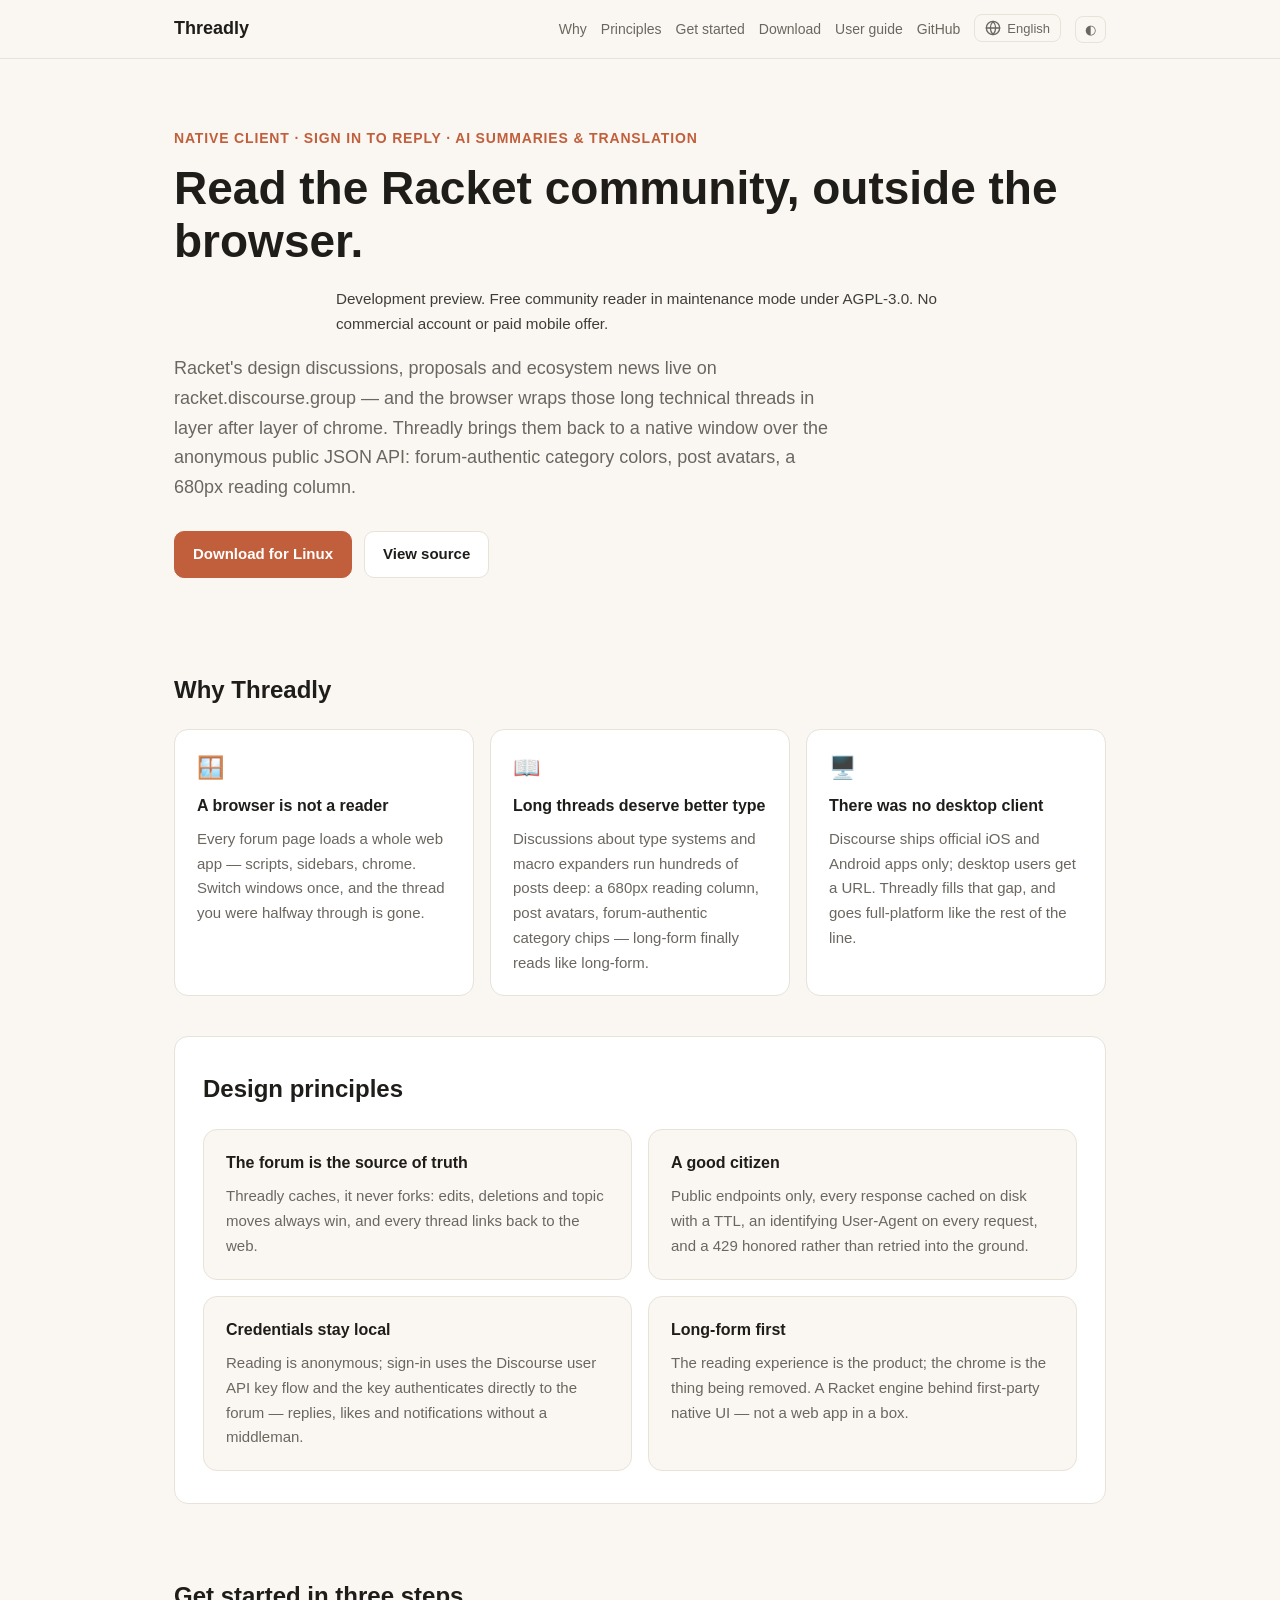
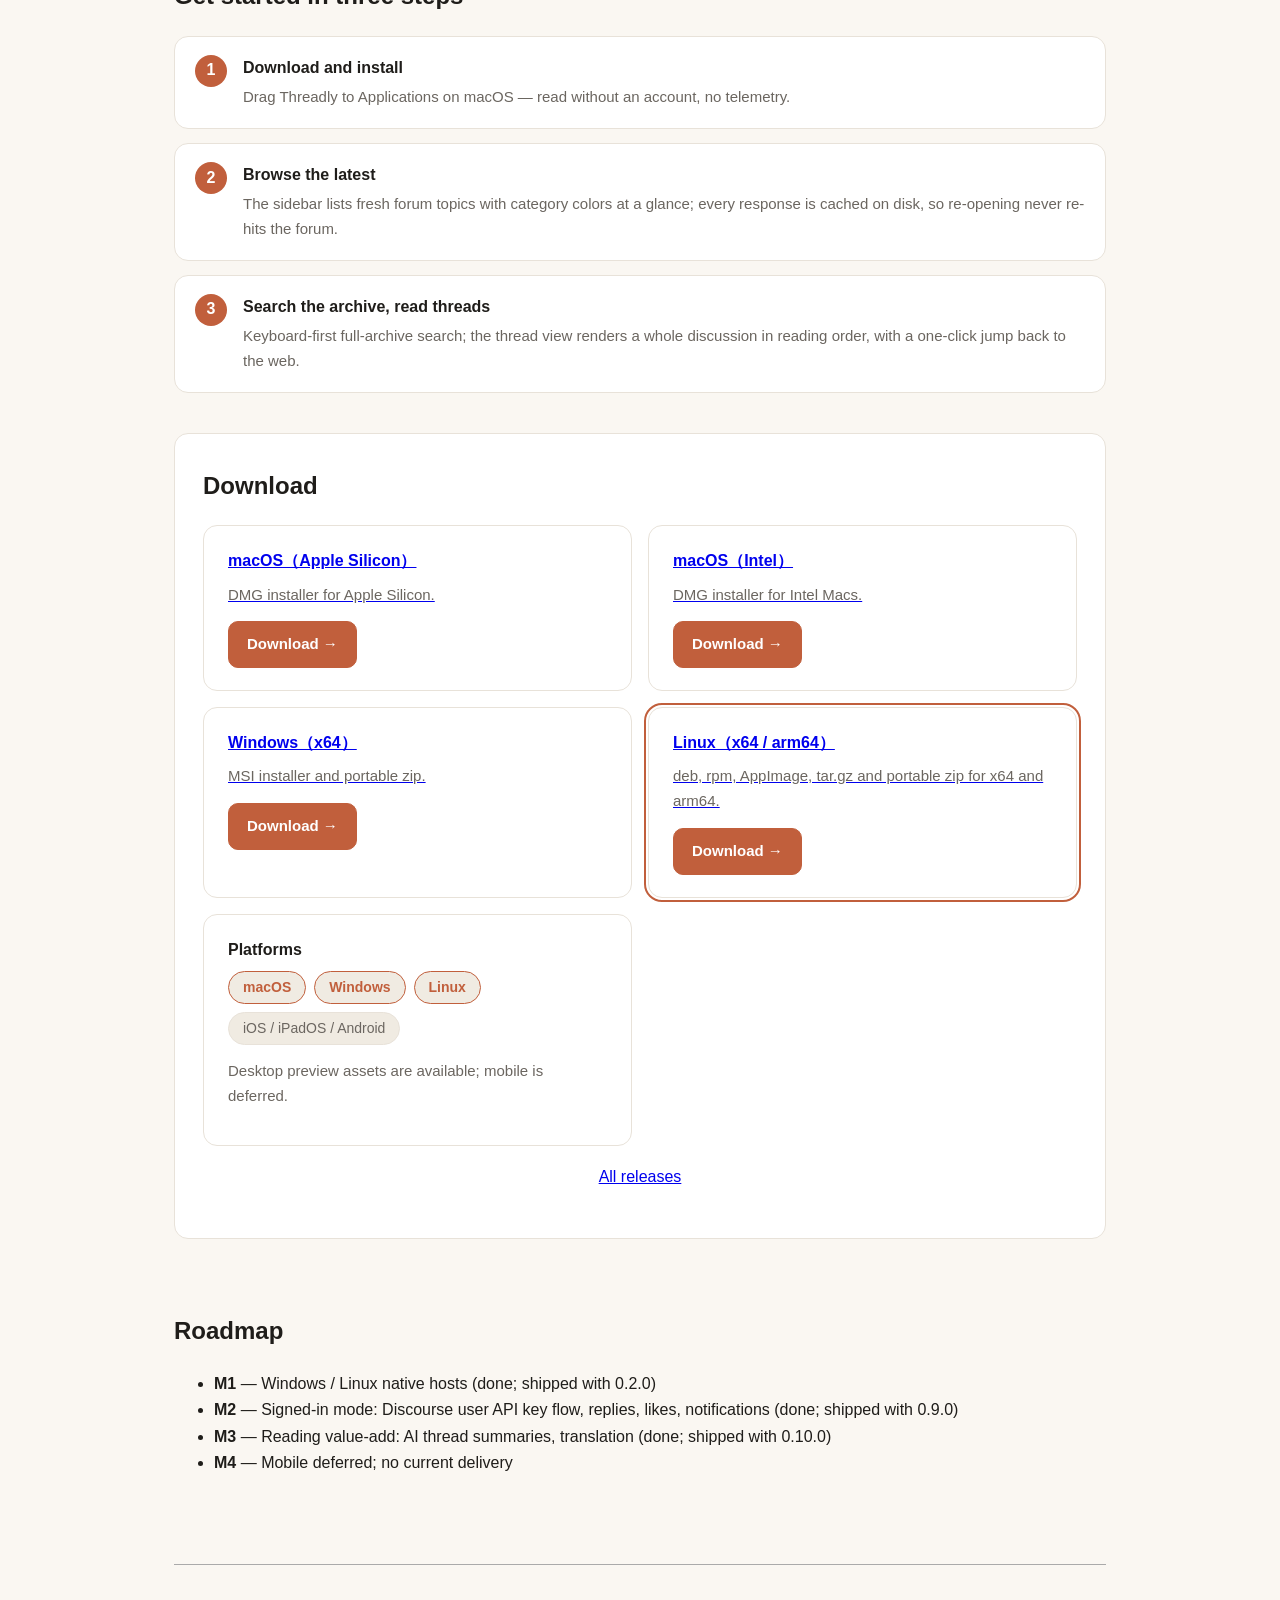
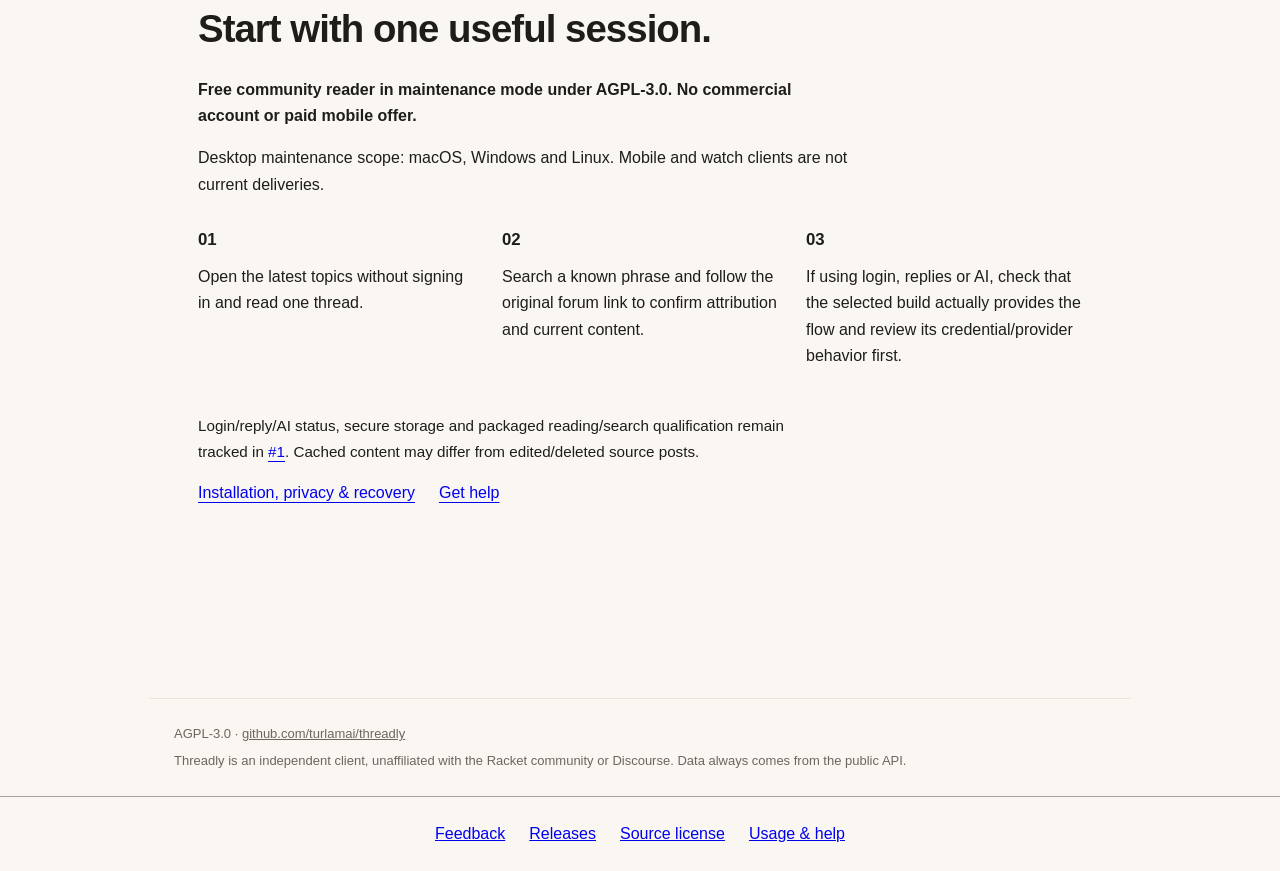
<file: site/index.html>
<!DOCTYPE html>
<html lang="zh">
<head>
<meta charset="utf-8">
<meta name="viewport" content="width=device-width, initial-scale=1">
<title>Threadly — Racket 社区论坛的原生客户端</title>
<meta name="description" content="Threadly: 在浏览器之外浏览、阅读、搜索 racket.discourse.group。匿名公开 JSON API 加礼貌的磁盘缓存，论坛原色分类、帖子头像与 680px 阅读栏宽。Rivet 线——Racket 引擎驱动原生壳。">
<link rel="stylesheet" href="styles.css">
<script>
  (function () {
    var t = localStorage.getItem('threadly-theme');
    if (!t) t = matchMedia('(prefers-color-scheme: dark)').matches ? 'dark' : 'light';
    document.documentElement.dataset.theme = t;
    var l = localStorage.getItem('threadly-lang');
    if (!l) l = (navigator.language || 'zh').toLowerCase().startsWith('zh') ? 'zh' : 'en';
    document.documentElement.lang = l === 'zh' ? 'zh-CN' : 'en';
  })();
</script>
<script>
var _hmt = _hmt || [];
(function() {
  var hm = document.createElement("script");
  hm.src = "https://hm.baidu.com/hm.js?8e2445912635226bcba0c400bfb6079d";
  var s = document.getElementsByTagName("script")[0];
  s.parentNode.insertBefore(hm, s);
})();
</script>
<style>
  #product-support { display:flex; flex-wrap:wrap; justify-content:center; gap:12px 24px; padding:24px; font:inherit; border-top:1px solid var(--border, #a8a29e); }
  #product-support a:focus-visible { outline:2px solid currentColor; outline-offset:4px; }
  html:lang(en) #product-support .support-zh, html:lang(zh) #product-support .support-en { display:none; }
</style>
<style id="product-start-style">
.product-availability{font-size:.95rem;line-height:1.65;max-width:72ch;margin:18px 0;opacity:.85} .hero .product-availability{margin-left:auto;margin-right:auto}
.product-start{max-width:1120px;margin:64px auto;padding:32px 24px;border-top:1px solid var(--border,#aaa);font:inherit;line-height:1.65}
.product-start h2{font-size:clamp(1.7rem,3vw,2.4rem);letter-spacing:-.025em;margin:0 0 16px}.product-start h3{font-size:1.05rem;margin:0 0 10px}.product-start p{margin:0 0 16px;max-width:74ch}.product-start-grid{display:grid;grid-template-columns:repeat(3,minmax(0,1fr));gap:28px;margin:28px 0}.product-start a{text-decoration:underline;text-underline-offset:4px;overflow-wrap:anywhere}.product-start a:focus-visible{outline:2px solid currentColor;outline-offset:5px}.product-start .start-links{display:flex;gap:16px 24px;flex-wrap:wrap}.product-start .start-status{font-weight:600}.product-start .start-limits{font-size:.95em}
html:lang(en) .reader-zh,html:lang(zh) .reader-en{display:none!important}@media(max-width:700px){.product-start{margin:40px auto;padding:24px 20px}.product-start-grid{grid-template-columns:1fr;gap:18px}}
</style>
<style>.lang-menu li.lang-choice{padding:0}.lang-menu .lang-choice button{display:block;width:100%;padding:8px 12px;border:0;background:transparent;color:inherit;font:inherit;text-align:left;cursor:pointer}.lang-menu .lang-choice button:focus-visible{outline:2px solid currentColor;outline-offset:-2px;border-radius:4px}</style>
</head>
<body>
<header class="nav">
  <div class="nav-inner">
    <a class="brand" href="#">Threadly</a>
    <nav class="nav-links">
      <a href="#why" data-i18n="nav.why">为什么需要</a>
      <a href="#principles" data-i18n="nav.principles">设计原则</a>
      <a href="#start" data-i18n="nav.start">三步开始</a>
      <a href="#download" data-i18n="nav.download">下载</a>
      <a href="guide.html" data-i18n="nav.guide">使用手册</a>
      <a href="https://github.com/turlamai/threadly" data-i18n="nav.github">GitHub</a>
      <div class="lang-dropdown-wrapper">
        <button class="lang-btn" type="button" aria-label="Switch language">
          <svg width="16" height="16" viewBox="0 0 24 24" fill="none" stroke="currentColor" stroke-width="2" stroke-linecap="round" stroke-linejoin="round"><circle cx="12" cy="12" r="10"></circle><line x1="2" y1="12" x2="22" y2="12"></line><path d="M12 2a15.3 15.3 0 0 1 4 10 15.3 15.3 0 0 1-4 10 15.3 15.3 0 0 1-4-10 15.3 15.3 0 0 1 4-10z"></path></svg>
          <span id="current-lang-label">English</span>
        </button>
        <ul class="lang-menu">
          <li class="lang-choice"><button type="button" onclick="setLanguage('en')">English</button></li>
          <li class="lang-choice"><button type="button" onclick="setLanguage('zh')">简体中文</button></li>
        </ul>
      </div>
      <button class="theme-btn" id="theme-btn" aria-label="Toggle theme">◐</button>
    </nav>
  </div>
</header>

<main>
  <section class="hero">
    <p class="kicker" data-i18n="kicker">原生客户端 · 登录回帖 · AI 摘要与翻译</p>
    <h1 data-i18n="hero-title">在浏览器之外，读 Racket 社区。</h1>
<p class="reader-en product-availability" lang="en">Development preview. Free community reader in maintenance mode under AGPL-3.0. No commercial account or paid mobile offer.</p><p class="reader-zh product-availability" lang="zh">开发预览。AGPL-3.0 许可的免费社区阅读器，处于维护模式；不要求商业账号，也不销售移动端。</p>
    <p class="lede" data-i18n="hero-lede">
      Racket 的设计讨论、提案与生态动态都发生在 racket.discourse.group——
      而浏览器给这些长技术帖套上了一层层外壳。Threadly 用匿名公开的 JSON
      API 把它们带回原生窗口：论坛原色分类、帖子头像、680px 的阅读栏宽。
    </p>
    <div class="cta">
      <a class="btn btn-primary" href="https://github.com/turlamai/threadly/releases/latest/download/threadly-macos-arm64.dmg" data-i18n="hero.download">获取 Threadly</a>
      <a class="btn btn-secondary" href="https://github.com/turlamai/threadly" data-i18n="hero.source">查看源码</a>
    </div>
  </section>

  <section id="why" class="section">
    <h2 data-i18n="why-title">为什么需要</h2>
    <div class="grid three">
      <div class="card">
        <div class="card-icon">🪟</div>
        <h3 data-i18n="w1-title">浏览器不是阅读器</h3>
        <p data-i18n="w1-body">每页论坛都在加载一个 Web 应用——脚本、侧栏、层层 chrome。切个窗口，读了一半的长帖就找不到了。</p>
      </div>
      <div class="card">
        <div class="card-icon">📖</div>
        <h3 data-i18n="w2-title">长帖配得上更好的排版</h3>
        <p data-i18n="w2-body">关于类型系统和宏展开器的讨论动辄上百楼：680px 阅读栏宽、帖子头像、论坛原色分类，长文终于有了阅读的样子。</p>
      </div>
      <div class="card">
        <div class="card-icon">🖥️</div>
        <h3 data-i18n="w3-title">桌面端本来就没有</h3>
        <p data-i18n="w3-body">Discourse 只有官方 iOS/Android 应用，桌面用户拿到的只是一个网址。Threadly 补上这块，且与产品线一样全平台。</p>
      </div>
    </div>
  </section>

  <section id="principles" class="section alt">
    <h2 data-i18n="principles-title">设计原则</h2>
    <div class="grid two">
      <div class="card">
        <h3 data-i18n="p1-title">论坛是唯一事实源</h3>
        <p data-i18n="p1-body">Threadly 只缓存、不分叉：编辑、删除、挪版永远以论坛为准，每个帖子都能一键跳回原链。</p>
      </div>
      <div class="card">
        <h3 data-i18n="p2-title">做好公民</h3>
        <p data-i18n="p2-body">只打公开端点，响应全部落盘缓存并带 TTL，请求带身份标识的 User-Agent，收到 429 老实退避。</p>
      </div>
      <div class="card">
        <h3 data-i18n="p3-title">凭据留在本机</h3>
        <p data-i18n="p3-body">匿名即可读；登录走 Discourse user API key 流，凭据只存本机——回帖、点赞、通知不经过任何第三方。</p>
      </div>
      <div class="card">
        <h3 data-i18n="p4-title">长文优先</h3>
        <p data-i18n="p4-body">阅读体验就是产品本身；要移除的恰恰是层层 chrome。Racket 引擎 + 第一方原生 UI，没有 WebView 套壳的网页应用。</p>
      </div>
    </div>
  </section>

  <section id="start" class="section">
    <h2 data-i18n="start-title">三步开始</h2>
    <div class="steps">
      <div class="step">
        <div class="step-num">1</div>
        <div>
          <h3 data-i18n="s1-title">下载安装</h3>
          <p data-i18n="s1-body">macOS 拖进应用程序文件夹即可——不注册也能读，没有遥测。</p>
        </div>
      </div>
      <div class="step">
        <div class="step-num">2</div>
        <div>
          <h3 data-i18n="s2-title">浏览最新</h3>
          <p data-i18n="s2-body">侧栏按分类原色列出论坛最新主题，回复、浏览与点赞一目了然；所有响应落盘缓存，重复打开不重复请求。</p>
        </div>
      </div>
      <div class="step">
        <div class="step-num">3</div>
        <div>
          <h3 data-i18n="s3-title">搜索归档，读长帖</h3>
          <p data-i18n="s3-body">键盘直达全站搜索；读帖视图按阅读顺序呈现整条讨论，随时一键跳回网页原帖。</p>
        </div>
      </div>
    </div>
  </section>

  <section id="download" class="section alt">
    <h2 data-i18n="download-title">下载</h2>
    <div class="dl-grid">
      <a class="dl-card" data-dl="mac-arm" href="https://github.com/turlamai/threadly/releases/latest/download/threadly-macos-arm64.dmg">
        <h3>macOS（Apple Silicon）</h3>
        <p data-i18n="dl-mac-arm">DMG 安装器，适配 M 系列芯片。</p>
        <span class="btn btn-primary" data-i18n="dl-get">下载 →</span>
      </a>
      <a class="dl-card" data-dl="mac-x64" href="https://github.com/turlamai/threadly/releases/latest/download/threadly-macos-x64.dmg">
        <h3>macOS（Intel）</h3>
        <p data-i18n="dl-mac-x64">DMG 安装器，适配 Intel 芯片。</p>
        <span class="btn btn-primary" data-i18n="dl-get">下载 →</span>
      </a>
      <a class="dl-card" data-dl="win" href="https://github.com/turlamai/threadly/releases/latest/download/threadly-windows-x64.msi">
        <h3>Windows（x64）</h3>
        <p data-i18n="dl-win">MSI 安装器与便携 zip。</p>
        <span class="btn btn-primary" data-i18n="dl-get">下载 →</span>
      </a>
      <a class="dl-card" data-dl="linux" href="https://github.com/turlamai/threadly/releases/latest/download/threadly-linux-x64.AppImage">
        <h3>Linux（x64 / arm64）</h3>
        <p data-i18n="dl-linux">deb、rpm、AppImage、tar.gz 与便携 zip。</p>
        <span class="btn btn-primary" data-i18n="dl-get">下载 →</span>
      </a>
      <div class="dl-card">
        <h3 data-i18n="dl-platforms-title">平台</h3>
        <p class="platform-row">
          <span class="chip ok">macOS</span>
          <span class="chip ok">Windows</span>
          <span class="chip ok">Linux</span>
          <span class="chip">iOS / iPadOS / Android</span>
        </p>
        <p class="muted" data-i18n="dl-platforms-body">
          桌面预览附件可用；移动端暂缓。
        </p>
      </div>
    </div>
    <p style="text-align:center;margin-top:18px"><a href="https://github.com/turlamai/threadly/releases" data-i18n="dl.all-releases">全部版本</a></p>
  </section>

  <section class="section">
    <h2 data-i18n="roadmap-title">路线图</h2>
    <ul>
      <li><strong>M1</strong> — <span data-i18n="rm1">Windows / Linux 原生壳（已完成，随 0.2.0 发布）</span></li>
      <li><strong>M2</strong> — <span data-i18n="rm2">登录态：Discourse user API key 流、回帖、点赞、通知（已完成，随 0.9.0 发布）</span></li>
      <li><strong>M3</strong> — <span data-i18n="rm3">阅读增值：长帖 AI 摘要、翻译（已完成，随 0.10.0 发布）</span></li>
      <li><strong>M4</strong> — <span data-i18n="rm4">移动端暂缓；尚未交付</span></li>
    </ul>
  </section>
<section id="start-here" class="product-start" aria-label="Get started / 开始使用">
<h2 class="reader-en " lang="en">Start with one useful session.</h2><h2 class="reader-zh " lang="zh">从一次有效使用开始。</h2><p class="reader-en start-status" lang="en">Free community reader in maintenance mode under AGPL-3.0. No commercial account or paid mobile offer.</p><p class="reader-zh start-status" lang="zh">AGPL-3.0 许可的免费社区阅读器，处于维护模式；不要求商业账号，也不销售移动端。</p><p class="reader-en " lang="en">Desktop maintenance scope: macOS, Windows and Linux. Mobile and watch clients are not current deliveries.</p><p class="reader-zh " lang="zh">桌面维护范围为 macOS、Windows、Linux；移动与手表客户端尚未交付。</p><div class="product-start-grid"><article><h3 class="reader-en " lang="en">01</h3><h3 class="reader-zh " lang="zh">01</h3><p class="reader-en " lang="en">Open the latest topics without signing in and read one thread.</p><p class="reader-zh " lang="zh">无需登录即可打开最新主题并阅读一篇讨论。</p></article><article><h3 class="reader-en " lang="en">02</h3><h3 class="reader-zh " lang="zh">02</h3><p class="reader-en " lang="en">Search a known phrase and follow the original forum link to confirm attribution and current content.</p><p class="reader-zh " lang="zh">搜索熟悉的短语，打开原论坛链接核对作者与最新内容。</p></article><article><h3 class="reader-en " lang="en">03</h3><h3 class="reader-zh " lang="zh">03</h3><p class="reader-en " lang="en">If using login, replies or AI, check that the selected build actually provides the flow and review its credential/provider behavior first.</p><p class="reader-zh " lang="zh">使用登录、回复或 AI 前，核对当前构建是否实际提供该流程，并检查凭据和服务商行为。</p></article></div><p class="reader-en start-limits" lang="en">Login/reply/AI status, secure storage and packaged reading/search qualification remain tracked in <a href="https://github.com/turlamai/threadly/issues/1">#1</a>. Cached content may differ from edited/deleted source posts.</p><p class="reader-zh start-limits" lang="zh">登录、回复、AI 的真实状态、安全存储与打包阅读搜索验收仍在 <a href="https://github.com/turlamai/threadly/issues/1">#1</a> 跟进。源帖编辑或删除后，本地缓存可能不同。</p><div class="start-links"><a class="reader-en" lang="en" href="https://github.com/turlamai/threadly/blob/main/docs/USER-GUIDE.md">Installation, privacy &amp; recovery</a><a class="reader-zh" lang="zh" href="https://github.com/turlamai/threadly/blob/main/docs/USER-GUIDE.zh-CN.md">安装、隐私与恢复</a><a href="https://github.com/turlamai/threadly/issues"><span class="reader-en " lang="en">Get help</span><span class="reader-zh " lang="zh">反馈与帮助</span></a></div>
</section>
</main>

<footer>
  <span>AGPL-3.0 · <a href="https://github.com/turlamai/threadly">github.com/turlamai/threadly</a></span>
  <span data-i18n="footer-note">Threadly 是独立客户端，与 Racket 社区和 Discourse 无隶属关系。数据始终来自公开接口。</span>
</footer>
<nav id="product-support" aria-label="Support / 支持"><a href="https://github.com/turlamai/threadly/issues"><span class="support-zh">反馈</span><span class="support-en" lang="en">Feedback</span></a> <a href="https://github.com/turlamai/threadly/releases"><span class="support-zh">发布与更新</span><span class="support-en" lang="en">Releases</span></a> <a href="https://github.com/turlamai/threadly/blob/main/LICENSE"><span class="support-zh">源码许可</span><span class="support-en" lang="en">Source license</span></a> <a class="support-zh" href="https://github.com/turlamai/threadly/blob/main/docs/USER-GUIDE.zh-CN.md">使用与帮助</a> <a class="support-en" lang="en" href="https://github.com/turlamai/threadly/blob/main/docs/USER-GUIDE.md">Usage & help</a></nav>

<script>
  // Platform-aware direct downloads: the hero CTA and the matching dl-card
  // point at the versionless alias for the visitor's OS (mac/linux arch
  // refined via userAgentData; macOS UAs freeze at "Intel", so arm64 is the
  // default there). Runs before the i18n block below so its language pass
  // applies the OS-specific hero label.
  (function () {
    var BASE = 'https://github.com/turlamai/threadly/releases/latest/download/';
    var ua = navigator.userAgent;
    var os = /Windows/i.test(ua) ? 'win' : (/Mac|iPhone|iPad/i.test(ua) ? 'mac' : (/Linux|X11/i.test(ua) ? 'linux' : 'mac'));
    var arch = os === 'linux' && /aarch64|arm/i.test(ua) ? 'arm64' : (os === 'linux' ? 'x64' : 'arm64');
    var style = document.createElement('style');
    style.textContent = '.dl-card.current{outline:2px solid var(--accent,#0f766e);outline-offset:2px}';
    document.head.appendChild(style);
    var heroFile = { mac: 'threadly-macos-' + arch + '.dmg', win: 'threadly-windows-x64.msi', linux: 'threadly-linux-' + arch + '.AppImage' }[os];
    var heroUrl = BASE + heroFile;
    document.querySelectorAll('a[data-i18n="hero.download"]').forEach(function (a) {
      a.href = heroUrl;
      a.setAttribute('data-i18n', 'hero.download-' + os);
    });
    var currentCard = { mac: arch === 'x64' ? 'mac-x64' : 'mac-arm', win: 'win', linux: 'linux' }[os];
    document.querySelectorAll('a.dl-card[data-dl]').forEach(function (card) {
      var kind = card.getAttribute('data-dl');
      if (kind === 'linux') card.setAttribute('href', BASE + 'threadly-linux-' + arch + '.AppImage');
      if (kind === currentCard) card.classList.add('current');
    });
    if (navigator.userAgentData && navigator.userAgentData.getHighEntropyValues) {
      navigator.userAgentData.getHighEntropyValues(['architecture', 'platform']).then(function (h) {
        if (!h || /Windows/i.test(h.platform || '')) return; // windows ships x64-only
        var a = h.architecture === 'arm' ? 'arm64' : (h.architecture === 'x86' ? 'x64' : null);
        if (!a || a === arch) return;
        if (os === 'mac') {
          var f = 'threadly-macos-' + a + '.dmg';
          document.querySelectorAll('a[href^="' + BASE + '"]').forEach(function (x) { x.setAttribute('href', BASE + f); });
          var cards = document.querySelectorAll('a.dl-card[data-dl]');
          cards.forEach(function (c) { c.classList.remove('current'); });
          var pick = document.querySelector('a.dl-card[data-dl="mac-' + (a === 'x64' ? 'x64' : 'arm') + '"]');
          if (pick) pick.classList.add('current');
        } else if (os === 'linux') {
          var f2 = 'threadly-linux-' + a + '.AppImage';
          document.querySelectorAll('a[href^="' + BASE + '"]').forEach(function (x) { x.setAttribute('href', BASE + f2); });
        }
      }).catch(function () {});
    }
  })();
</script>
<script>
(function () {
  var I18N = {
    en: {
      'nav.why': 'Why', 'nav.principles': 'Principles', 'nav.start': 'Get started',
      'nav.download': 'Download', 'nav.guide': 'User guide', 'nav.github': 'GitHub',
      'kicker': 'native client · sign in to reply · AI summaries & translation',
      'hero-title': 'Read the Racket community, outside the browser.',
      'hero-lede': "Racket's design discussions, proposals and ecosystem news live on racket.discourse.group — and the browser wraps those long technical threads in layer after layer of chrome. Threadly brings them back to a native window over the anonymous public JSON API: forum-authentic category colors, post avatars, a 680px reading column.",
      'hero.download': 'Get Threadly', 'hero.source': 'View source',
      'hero.download-mac': 'Download for macOS', 'hero.download-win': 'Download for Windows', 'hero.download-linux': 'Download for Linux',
      'why-title': 'Why Threadly',
      'w1-title': 'A browser is not a reader',
      'w1-body': "Every forum page loads a whole web app — scripts, sidebars, chrome. Switch windows once, and the thread you were halfway through is gone.",
      'w2-title': 'Long threads deserve better type',
      'w2-body': "Discussions about type systems and macro expanders run hundreds of posts deep: a 680px reading column, post avatars, forum-authentic category chips — long-form finally reads like long-form.",
      'w3-title': 'There was no desktop client',
      'w3-body': "Discourse ships official iOS and Android apps only; desktop users get a URL. Threadly fills that gap, and goes full-platform like the rest of the line.",
      'principles-title': 'Design principles',
      'p1-title': 'The forum is the source of truth',
      'p1-body': 'Threadly caches, it never forks: edits, deletions and topic moves always win, and every thread links back to the web.',
      'p2-title': 'A good citizen',
      'p2-body': 'Public endpoints only, every response cached on disk with a TTL, an identifying User-Agent on every request, and a 429 honored rather than retried into the ground.',
      'p3-title': 'Credentials stay local',
      'p3-body': 'Reading is anonymous; sign-in uses the Discourse user API key flow and the key authenticates directly to the forum — replies, likes and notifications without a middleman.',
      'p4-title': 'Long-form first',
      'p4-body': 'The reading experience is the product; the chrome is the thing being removed. A Racket engine behind first-party native UI — not a web app in a box.',
      'start-title': 'Get started in three steps',
      's1-title': 'Download and install',
      's1-body': 'Drag Threadly to Applications on macOS — read without an account, no telemetry.',
      's2-title': 'Browse the latest',
      's2-body': 'The sidebar lists fresh forum topics with category colors at a glance; every response is cached on disk, so re-opening never re-hits the forum.',
      's3-title': 'Search the archive, read threads',
      's3-body': 'Keyboard-first full-archive search; the thread view renders a whole discussion in reading order, with a one-click jump back to the web.',
      'download-title': 'Download',
      'dl-mac-arm': 'DMG installer for Apple Silicon.',
      'dl-mac-x64': 'DMG installer for Intel Macs.',
      'dl-win': 'MSI installer and portable zip.',
      'dl-linux': 'deb, rpm, AppImage, tar.gz and portable zip for x64 and arm64.',
      'dl-get': 'Download →',
      'dl.all-releases': 'All releases',
      'dl-platforms-title': 'Platforms',
      'dl-platforms-body': 'Desktop preview assets are available; mobile is deferred.',
      'roadmap-title': 'Roadmap',
      'rm1': 'Windows / Linux native hosts (done; shipped with 0.2.0)',
      'rm2': 'Signed-in mode: Discourse user API key flow, replies, likes, notifications (done; shipped with 0.9.0)',
      'rm3': 'Reading value-add: AI thread summaries, translation (done; shipped with 0.10.0)',
      'rm4': 'Mobile deferred; no current delivery',
      'footer-note': 'Threadly is an independent client, unaffiliated with the Racket community or Discourse. Data always comes from the public API.'
    },
    zh: {
      'nav.why': '为什么需要', 'nav.principles': '设计原则', 'nav.start': '三步开始',
      'nav.download': '下载', 'nav.guide': '使用手册', 'nav.github': 'GitHub',
      'kicker': '原生客户端 · 登录回帖 · AI 摘要与翻译',
      'hero-title': '在浏览器之外，读 Racket 社区。',
      'hero-lede': 'Racket 的设计讨论、提案与生态动态都发生在 racket.discourse.group——而浏览器给这些长技术帖套上了一层层外壳。Threadly 用匿名公开的 JSON API 把它们带回原生窗口：论坛原色分类、帖子头像、680px 的阅读栏宽。',
      'hero.download': '获取 Threadly', 'hero.source': '查看源码',
      'hero.download-mac': '下载 macOS 版', 'hero.download-win': '下载 Windows 版', 'hero.download-linux': '下载 Linux 版',
      'why-title': '为什么需要',
      'w1-title': '浏览器不是阅读器',
      'w1-body': '每页论坛都在加载一个 Web 应用——脚本、侧栏、层层 chrome。切个窗口，读了一半的长帖就找不到了。',
      'w2-title': '长帖配得上更好的排版',
      'w2-body': '关于类型系统和宏展开器的讨论动辄上百楼：680px 阅读栏宽、帖子头像、论坛原色分类，长文终于有了阅读的样子。',
      'w3-title': '桌面端本来就没有',
      'w3-body': 'Discourse 只有官方 iOS/Android 应用，桌面用户拿到的只是一个网址。Threadly 补上这块，且与产品线一样全平台。',
      'principles-title': '设计原则',
      'p1-title': '论坛是唯一事实源',
      'p1-body': 'Threadly 只缓存、不分叉：编辑、删除、挪版永远以论坛为准，每个帖子都能一键跳回原链。',
      'p2-title': '做好公民',
      'p2-body': '只打公开端点，响应全部落盘缓存并带 TTL，请求带身份标识的 User-Agent，收到 429 老实退避。',
      'p3-title': '凭据留在本机',
      'p3-body': '匿名即可读；登录走 Discourse user API key 流，凭据只存本机——回帖、点赞、通知不经过任何第三方。',
      'p4-title': '长文优先',
      'p4-body': '阅读体验就是产品本身；要移除的恰恰是层层 chrome。Racket 引擎 + 第一方原生 UI，没有 WebView 套壳的网页应用。',
      'start-title': '三步开始',
      's1-title': '下载安装',
      's1-body': 'macOS 拖进应用程序文件夹即可——不注册也能读，没有遥测。',
      's2-title': '浏览最新',
      's2-body': '侧栏按分类原色列出论坛最新主题，回复、浏览与点赞一目了然；所有响应落盘缓存，重复打开不重复请求。',
      's3-title': '搜索归档，读长帖',
      's3-body': '键盘直达全站搜索；读帖视图按阅读顺序呈现整条讨论，随时一键跳回网页原帖。',
      'download-title': '下载',
      'dl-mac-arm': 'DMG 安装器，适配 M 系列芯片。',
      'dl-mac-x64': 'DMG 安装器，适配 Intel 芯片。',
      'dl-win': 'MSI 安装器与便携 zip。',
      'dl-linux': 'deb、rpm、AppImage、tar.gz 与便携 zip，x64 / arm64 双架构。',
      'dl-get': '下载 →',
      'dl.all-releases': '全部版本',
      'dl-platforms-title': '平台',
      'dl-platforms-body': '桌面预览附件可用；移动端暂缓。',
      'roadmap-title': '路线图',
      'rm1': 'Windows / Linux 原生壳（已完成，随 0.2.0 发布）',
      'rm2': '登录态：Discourse user API key 流、回帖、点赞、通知（已完成，随 0.9.0 发布）',
      'rm3': '阅读增值：长帖 AI 摘要、翻译（已完成，随 0.10.0 发布）',
      'rm4': '移动端暂缓；尚未交付',
      'footer-note': 'Threadly 是独立客户端，与 Racket 社区和 Discourse 无隶属关系。数据始终来自公开接口。'
    }
  };

  function setLang(lang) {
    document.documentElement.lang = lang === 'zh' ? 'zh-CN' : 'en';
    var dict = I18N[lang];
    document.querySelectorAll('[data-i18n]').forEach(function (el) {
      var key = el.getAttribute('data-i18n');
      if (dict[key]) el.textContent = dict[key];
    });
    document.getElementById('current-lang-label').textContent = lang === 'zh' ? '简体中文' : 'English';
    localStorage.setItem('threadly-lang', lang);
  }

  window.setLanguage = setLang;

  document.querySelector('.lang-btn').addEventListener('click', function () {
    var menu = document.querySelector('.lang-menu');
    menu.classList.toggle('open');
  });

  document.getElementById('theme-btn').addEventListener('click', function () {
    var next = document.documentElement.dataset.theme === 'dark' ? 'light' : 'dark';
    document.documentElement.dataset.theme = next;
    localStorage.setItem('threadly-theme', next);
  });

  setLang(document.documentElement.lang === 'zh-CN' ? 'zh' : 'en');
})();
</script>
</body>
</html>
</file>
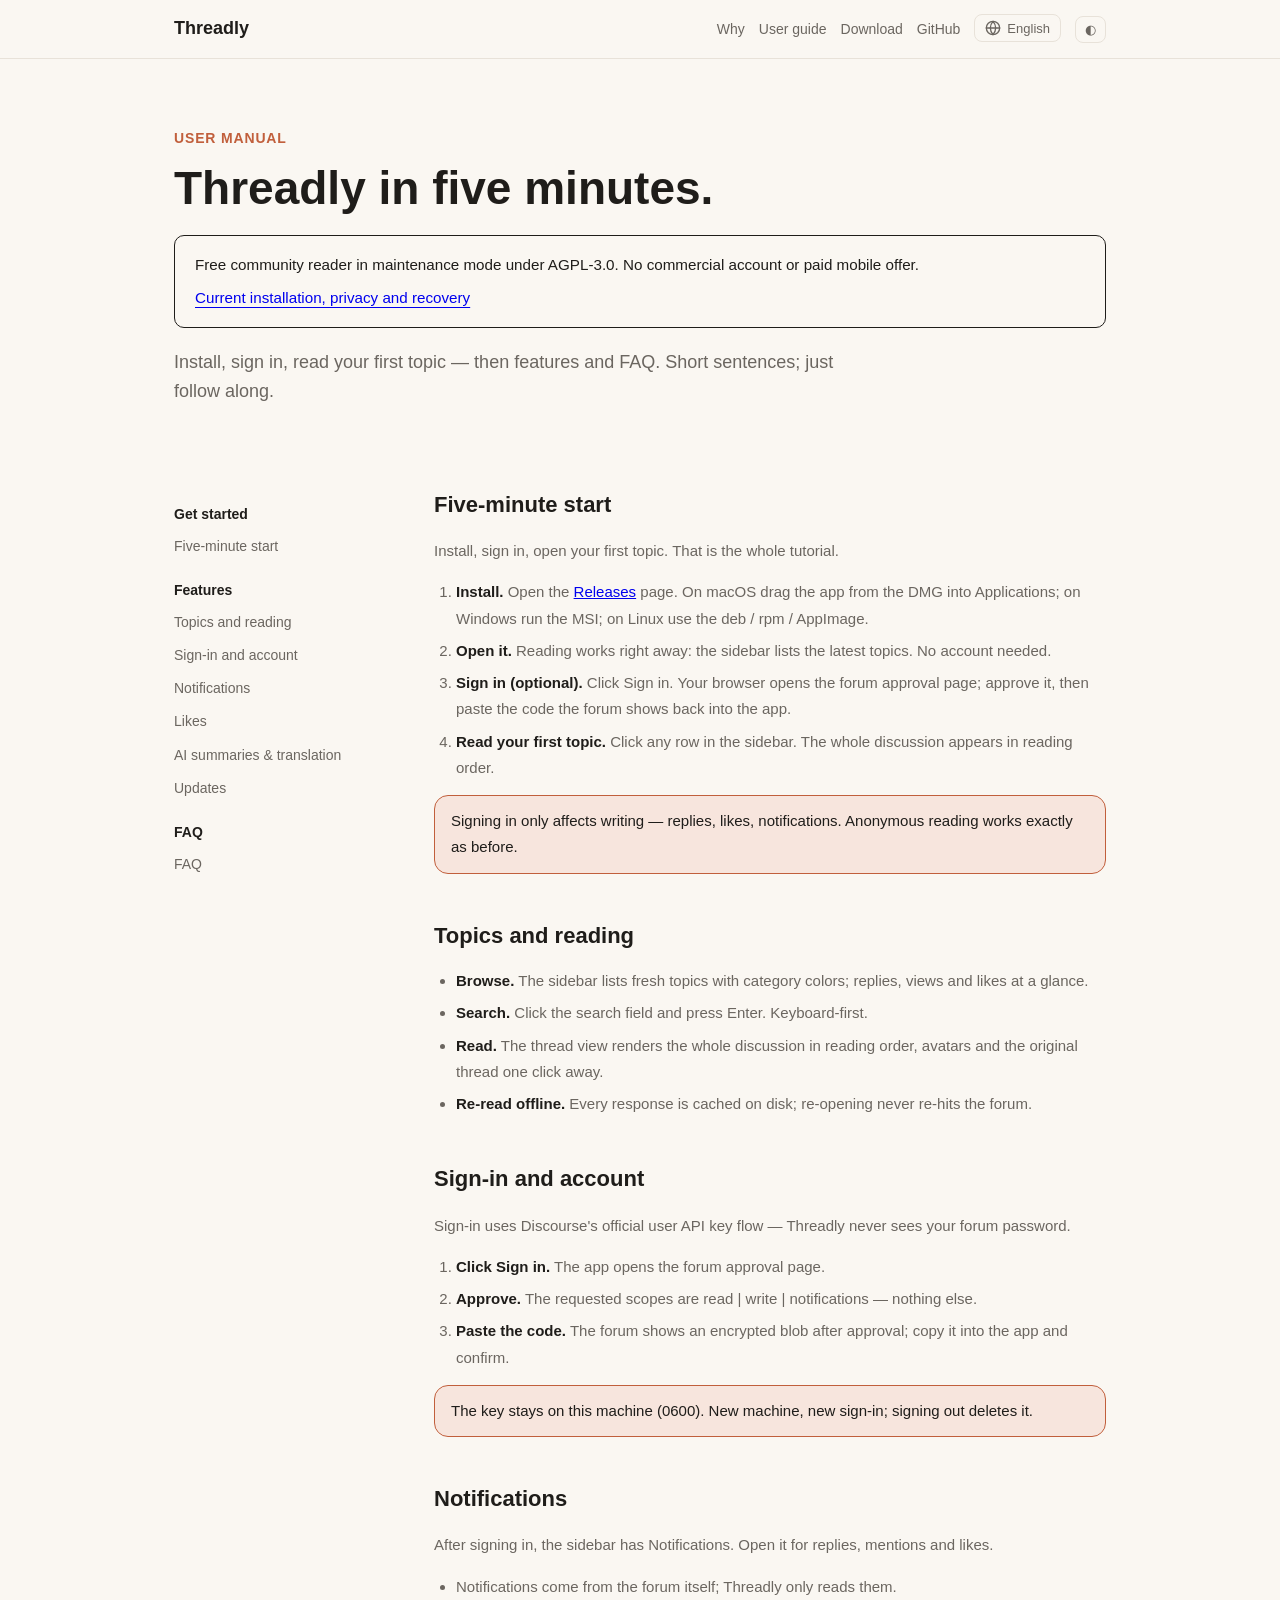
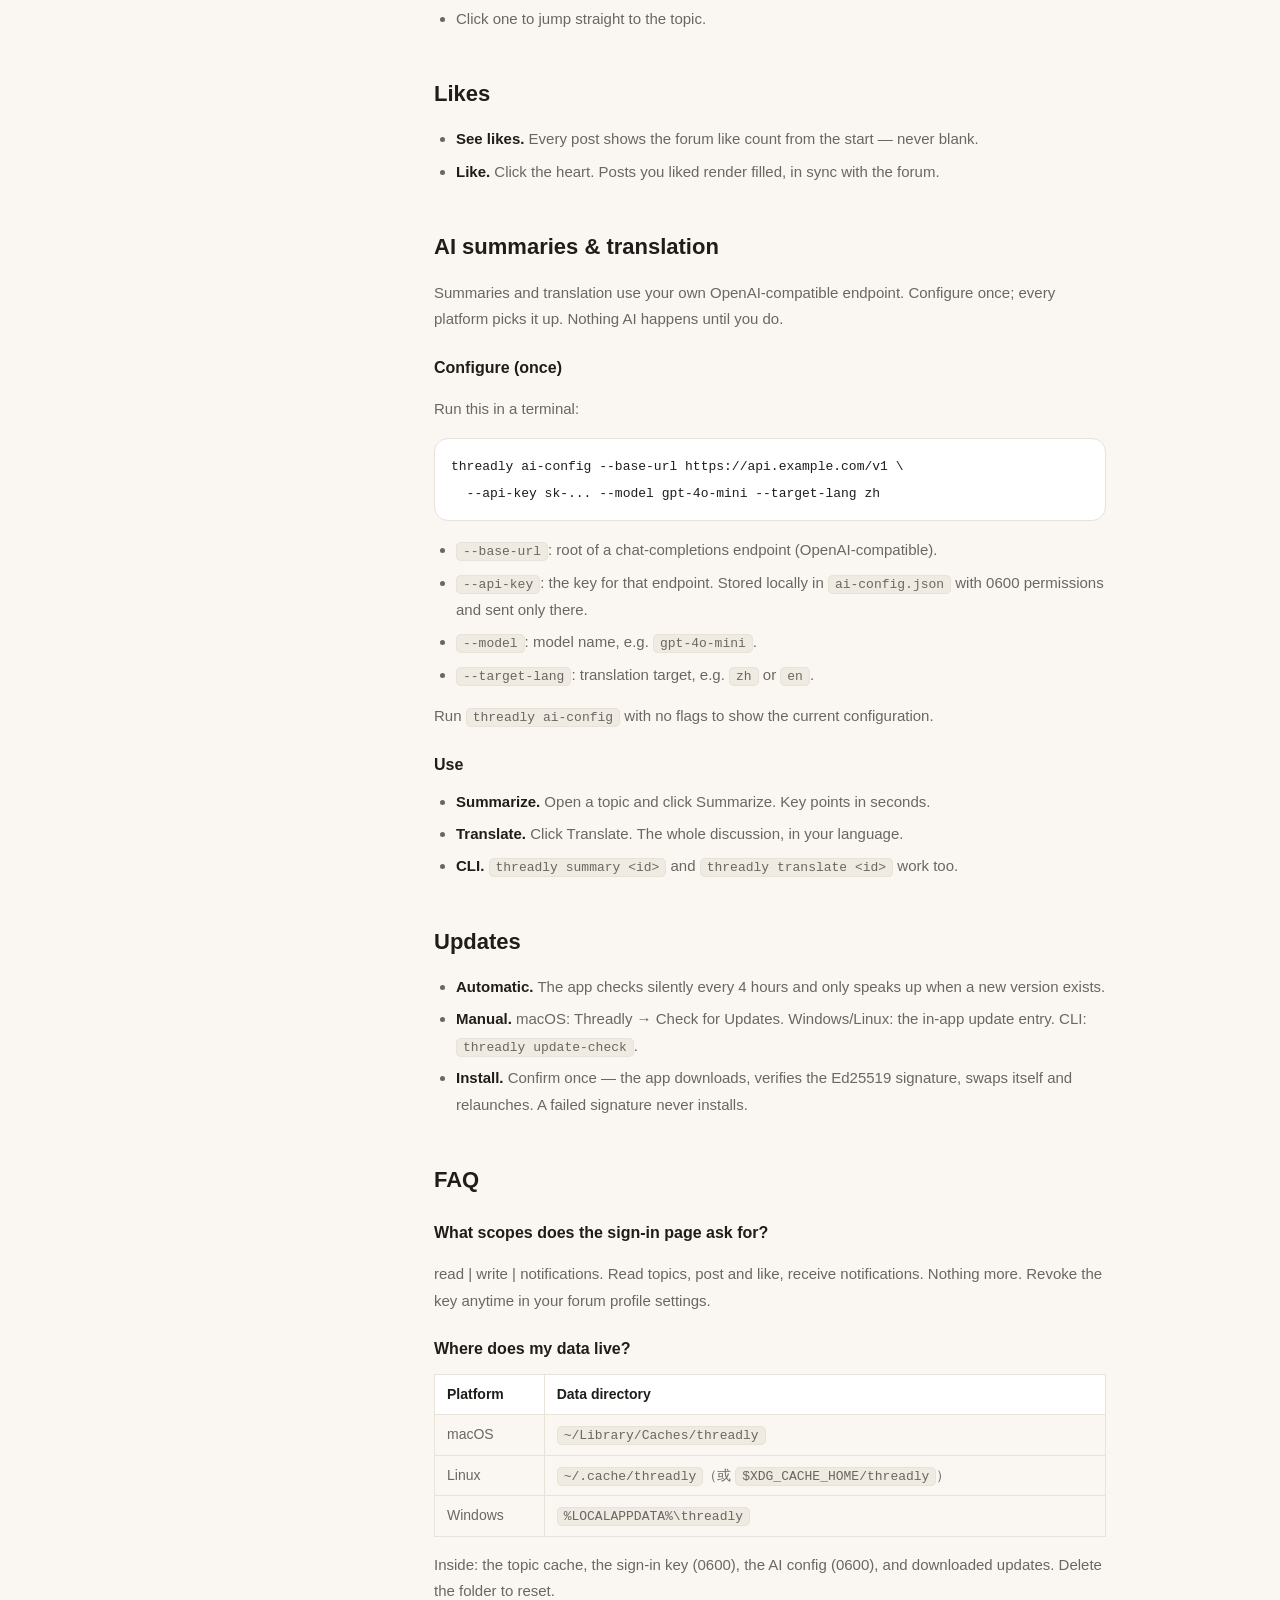
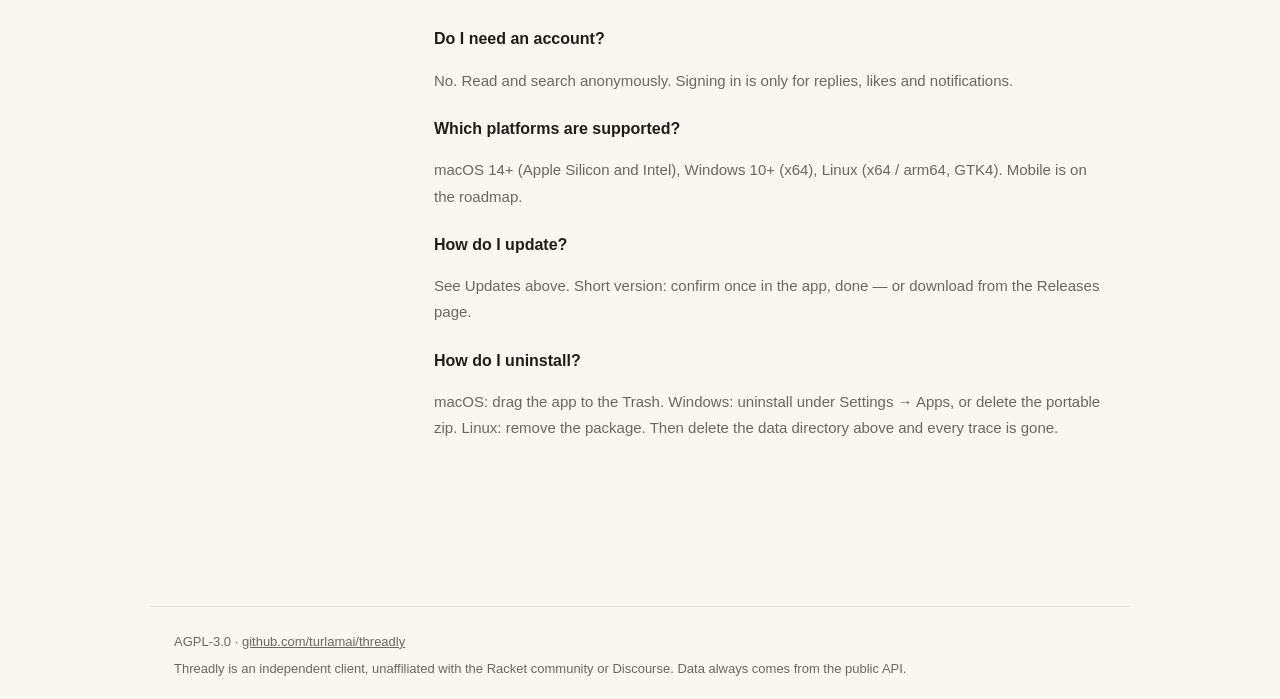
<file: site/guide.html>
<!DOCTYPE html>
<html lang="zh-CN">
<head>
<meta charset="utf-8">
<meta name="viewport" content="width=device-width, initial-scale=1">
<title>Threadly — 使用手册</title>
<meta name="description" content="Threadly 使用手册:五分钟上手、登录、话题阅读、通知、AI 摘要与翻译(ai-config 0600 配置)、点赞与常见问题。">
<link rel="stylesheet" href="styles.css">
<script>
  (function () {
    var t = localStorage.getItem('threadly-theme');
    if (!t) t = matchMedia('(prefers-color-scheme: dark)').matches ? 'dark' : 'light';
    document.documentElement.dataset.theme = t;
    var l = localStorage.getItem('threadly-lang');
    if (!l) l = (navigator.language || 'zh').toLowerCase().startsWith('zh') ? 'zh' : 'en';
    document.documentElement.lang = l === 'zh' ? 'zh-CN' : 'en';
  })();
</script>
<style>
  /* Manual layout — same palette tokens as styles.css. */
  .manual { display: grid; grid-template-columns: 220px minmax(0,1fr); gap: 40px; padding: 44px 0 24px; }
  @media (max-width: 860px) { .manual { grid-template-columns: 1fr; } .manual-toc { position: static; } }
  .manual-toc { position: sticky; top: 24px; align-self: start; font-size: 14px; }
  .manual-toc a { display: block; padding: 5px 0; color: var(--muted); text-decoration: none; }
  .manual-toc a:hover { color: var(--accent); }
  .manual-toc .toc-group { margin: 16px 0 4px; font-weight: 700; color: var(--ink); }
  .manual h2 { font-size: 22px; margin: 0 0 14px; }
  .manual section { margin: 0 0 44px; }
  .manual p, .manual li { color: var(--muted); font-size: 15px; line-height: 1.75; }
  .manual h3 { font-size: 16px; margin: 22px 0 8px; color: var(--ink); }
  .manual ol, .manual ul { padding-left: 22px; margin: 10px 0; }
  .manual li { margin: 6px 0; }
  .manual strong { color: var(--ink); }
  .manual code { background: var(--chip-bg); border: 1px solid var(--line); border-radius: 5px; padding: 1px 6px; font-size: 13px; }
  .manual pre { background: var(--surface); border: 1px solid var(--line); border-radius: var(--radius); padding: 14px 16px; overflow-x: auto; }
  .manual pre code { border: 0; background: none; padding: 0; }
  .callout { border: 1px solid var(--accent); border-radius: var(--radius); background: var(--accent-soft); padding: 12px 16px; margin: 14px 0; }
  .callout p { margin: 0; color: var(--ink); }
  table.faq-table, table.how-table { border-collapse: collapse; width: 100%; margin: 12px 0; font-size: 14px; }
  .manual th, .manual td { border: 1px solid var(--line); padding: 8px 12px; text-align: left; vertical-align: top; }
  .manual th { color: var(--ink); background: var(--surface); }
  .manual td { color: var(--muted); }
</style>
<script>
var _hmt = _hmt || [];
(function() {
  var hm = document.createElement("script");
  hm.src = "https://hm.baidu.com/hm.js?8e2445912635226bcba0c400bfb6079d";
  var s = document.getElementsByTagName("script")[0];
  s.parentNode.insertBefore(hm, s);
})();
</script>
<style>.lang-menu li.lang-choice{padding:0}.lang-menu .lang-choice button{display:block;width:100%;padding:8px 12px;border:0;background:transparent;color:inherit;font:inherit;text-align:left;cursor:pointer}.lang-menu .lang-choice button:focus-visible{outline:2px solid currentColor;outline-offset:-2px;border-radius:4px}</style>
<style>.guide-status{margin:20px 0;padding:16px 20px;border:1px solid currentColor;border-radius:10px;font-size:.95rem;line-height:1.65}.guide-status p{margin:0 0 8px}.guide-status a{text-decoration:underline;text-underline-offset:4px}html:lang(en) .reader-zh,html:lang(zh) .reader-en{display:none!important}</style>
</head>
<body>
<header class="nav">
  <div class="nav-inner">
    <a class="brand" href="index.html">Threadly</a>
    <nav class="nav-links">
      <a href="index.html#why" data-i18n="nav.why">为什么需要</a>
      <a href="#" data-i18n="nav.guide">使用手册</a>
      <a href="index.html#download" data-i18n="nav.download">下载</a>
      <a href="https://github.com/turlamai/threadly" data-i18n="nav.github">GitHub</a>
      <div class="lang-dropdown-wrapper">
        <button class="lang-btn" type="button" aria-label="Switch language">
          <svg width="16" height="16" viewBox="0 0 24 24" fill="none" stroke="currentColor" stroke-width="2" stroke-linecap="round" stroke-linejoin="round"><circle cx="12" cy="12" r="10"></circle><line x1="2" y1="12" x2="22" y2="12"></line><path d="M12 2a15.3 15.3 0 0 1 4 10 15.3 15.3 0 0 1-4 10 15.3 15.3 0 0 1-4-10 15.3 15.3 0 0 1 4-10z"></path></svg>
          <span id="current-lang-label">English</span>
        </button>
        <ul class="lang-menu">
          <li class="lang-choice"><button type="button" onclick="setLanguage('en')">English</button></li>
          <li class="lang-choice"><button type="button" onclick="setLanguage('zh')">简体中文</button></li>
        </ul>
      </div>
      <button class="theme-btn" id="theme-btn" aria-label="Toggle theme">◐</button>
    </nav>
  </div>
</header>

<main>
  <section class="hero" style="padding-bottom:8px">
    <p class="kicker" data-i18n="kicker">使用手册</p>
    <h1 data-i18n="hero-title">五分钟读懂 Threadly。</h1>
<aside class="guide-status"><p class="reader-en " lang="en">Free community reader in maintenance mode under AGPL-3.0. No commercial account or paid mobile offer.</p><p class="reader-zh " lang="zh">AGPL-3.0 许可的免费社区阅读器，处于维护模式；不要求商业账号，也不销售移动端。</p><a class="reader-en" lang="en" href="https://github.com/turlamai/threadly/blob/main/docs/USER-GUIDE.md">Current installation, privacy and recovery</a><a class="reader-zh" lang="zh" href="https://github.com/turlamai/threadly/blob/main/docs/USER-GUIDE.zh-CN.md">当前安装、隐私与恢复</a></aside>
    <p class="lede" data-i18n="hero-lede">
      安装、登录、读第一个话题；再看核心功能与常见问题。句子短，照着做即可。
    </p>
  </section>

  <div class="manual">
    <aside class="manual-toc">
      <div class="toc-group" data-i18n="toc.start">上手</div>
      <a href="#quickstart" data-i18n="toc.quickstart">五分钟上手</a>
      <div class="toc-group" data-i18n="toc.core">核心功能</div>
      <a href="#topics" data-i18n="toc.topics">话题与阅读</a>
      <a href="#signin" data-i18n="toc.signin">登录与账号</a>
      <a href="#notifications" data-i18n="toc.notifications">通知</a>
      <a href="#likes" data-i18n="toc.likes">点赞</a>
      <a href="#ai" data-i18n="toc.ai">AI 摘要与翻译</a>
      <a href="#updates" data-i18n="toc.updates">更新</a>
      <div class="toc-group" data-i18n="toc.faq">常见问题</div>
      <a href="#faq" data-i18n="toc.faq">FAQ</a>
    </aside>

    <div class="manual-body">

      <!-- =================== 五分钟上手 =================== -->
      <section id="quickstart">
        <h2 data-i18n="qs-title">五分钟上手</h2>
        <p data-i18n="qs-lede">安装、登录、点开第一个话题。教程到这里就结束了。</p>
        <ol>
          <li data-i18n="qs-1"><strong>安装。</strong>打开 <a href="https://github.com/turlamai/threadly/releases/latest">Releases</a> 页。macOS 把 DMG 里的应用拖进「应用程序」；Windows 双击 MSI；Linux 用 deb / rpm / AppImage。</li>
          <li data-i18n="qs-2"><strong>打开。</strong>启动即读：侧栏列出论坛最新话题，不需要账号。</li>
          <li data-i18n="qs-3"><strong>登录（可选）。</strong>点「登录」。浏览器打开论坛授权页，点批准；把论坛显示的那串代码粘贴回应用。完成。</li>
          <li data-i18n="qs-4"><strong>读第一个话题。</strong>点侧栏任意一行。整条讨论按阅读顺序排好，长帖也能一口气读完。</li>
        </ol>
        <div class="callout"><p data-i18n="qs-hint">提示：登录只影响写操作——回帖、点赞、通知。只读不登录，一切照旧。</p></div>
      </section>

      <!-- =================== 核心功能 =================== -->
      <section id="topics">
        <h2 data-i18n="topics-title">话题与阅读</h2>
        <ul>
          <li data-i18n="topics-1"><strong>浏览最新。</strong>侧栏按分类列出最新话题；回复、浏览、点赞数一目了然。</li>
          <li data-i18n="topics-2"><strong>搜索归档。</strong>点搜索框，回车即搜。键盘直达。</li>
          <li data-i18n="topics-3"><strong>读长帖。</strong>读帖视图按阅读顺序呈现整条讨论；作者头像、原帖链接随手可点。</li>
          <li data-i18n="topics-4"><strong>离线重读。</strong>每次响应都落盘缓存。重开页面不重新请求。</li>
        </ul>
      </section>

      <section id="signin">
        <h2 data-i18n="signin-title">登录与账号</h2>
        <p data-i18n="signin-1">登录用 Discourse 官方的 user API key 流程，Threadly 不碰你的论坛密码。</p>
        <ol>
          <li data-i18n="signin-2"><strong>点「登录」。</strong>应用打开论坛授权页。</li>
          <li data-i18n="signin-3"><strong>批准授权。</strong>申请的权限是 read | write | notifications——读、写、通知，仅此三项。</li>
          <li data-i18n="signin-4"><strong>粘贴代码。</strong>论坛批准后显示一段加密文本；复制，粘进应用，确认。</li>
        </ol>
        <div class="callout"><p data-i18n="signin-hint">密钥只存本机（0600 权限）。换机器要重新登录；登出即删。</p></div>
      </section>

      <section id="notifications">
        <h2 data-i18n="notif-title">通知</h2>
        <p data-i18n="notif-1">登录后，侧栏有「通知」。点开，看论坛的回复、提及与点赞。</p>
        <ul>
          <li data-i18n="notif-2">通知来自论坛本体，Threadly 只读不存。</li>
          <li data-i18n="notif-3">点一条通知，直接跳到对应话题。</li>
        </ul>
      </section>

      <section id="likes">
        <h2 data-i18n="likes-title">点赞</h2>
        <ul>
          <li data-i18n="likes-1"><strong>看点赞。</strong>每楼右侧显示论坛的点赞数——打开就有，不是空白。</li>
          <li data-i18n="likes-2"><strong>点赞。</strong>点红心即可。你点过的楼显示实心，论坛状态实时同步。</li>
        </ul>
      </section>

      <section id="ai">
        <h2 data-i18n="ai-title">AI 摘要与翻译</h2>
        <p data-i18n="ai-1">摘要和翻译走你自己的 OpenAI 兼容端点。配一次，三平台都能用。默认未配置——不配置就没有 AI 功能，其余一切照常。</p>
        <h3 data-i18n="ai-cfg-title">配置（一次）</h3>
        <p data-i18n="ai-cfg-1">终端里执行：</p>
        <pre><code>threadly ai-config --base-url https://api.example.com/v1 \
  --api-key sk-... --model gpt-4o-mini --target-lang zh</code></pre>
        <ul>
          <li data-i18n="ai-cfg-2"><code>--base-url</code>：聊天补全端点根地址（OpenAI 兼容即可）。</li>
          <li data-i18n="ai-cfg-3"><code>--api-key</code>：该端点的密钥。只存本机 <code>ai-config.json</code>，权限 0600，只发往该端点。</li>
          <li data-i18n="ai-cfg-4"><code>--model</code>：模型名，如 <code>gpt-4o-mini</code>。</li>
          <li data-i18n="ai-cfg-5"><code>--target-lang</code>：翻译目标语言，如 <code>zh</code>、<code>en</code>。</li>
        </ul>
        <p data-i18n="ai-cfg-6">不带参数执行 <code>threadly ai-config</code> 可查看当前配置。</p>
        <h3 data-i18n="ai-use-title">使用</h3>
        <ul>
          <li data-i18n="ai-use-1"><strong>摘要。</strong>打开话题，点「摘要」。长帖几十秒出要点。</li>
          <li data-i18n="ai-use-2"><strong>翻译。</strong>点「翻译」。整条讨论译成目标语言。</li>
          <li data-i18n="ai-use-3"><strong>命令行。</strong><code>threadly summary &lt;id&gt;</code>、<code>threadly translate &lt;id&gt;</code> 同样可用。</li>
        </ul>
      </section>

      <section id="updates">
        <h2 data-i18n="upd-title">更新</h2>
        <ul>
          <li data-i18n="upd-1"><strong>自动检查。</strong>应用每 4 小时静默查一次新版；有新版才提醒。</li>
          <li data-i18n="upd-2"><strong>手动检查。</strong>macOS 在菜单 Threadly → Check for Updates；Windows/Linux 在应用内更新入口。命令行也可：<code>threadly update-check</code>。</li>
          <li data-i18n="upd-3"><strong>安装。</strong>确认后应用自己下载、验签、换新并重启。更新包带 Ed25519 签名，验证不过不安装。</li>
        </ul>
      </section>

      <!-- =================== FAQ =================== -->
      <section id="faq">
        <h2 data-i18n="faq-title">常见问题</h2>

        <h3 data-i18n="faq1-q">登录页让我批准哪些权限？</h3>
        <p data-i18n="faq1-a">read | write | notifications。读话题、回帖点赞、收通知。没有更多。密钥随时可在论坛个人设置里吊销。</p>

        <h3 data-i18n="faq2-q">我的数据存在哪里？</h3>
        <table class="faq-table">
          <thead>
            <tr><th data-i18n="faq2-os">平台</th><th data-i18n="faq2-path">数据目录</th></tr>
          </thead>
          <tbody>
            <tr><td>macOS</td><td><code>~/Library/Caches/threadly</code></td></tr>
            <tr><td>Linux</td><td><code>~/.cache/threadly</code>（或 <code>$XDG_CACHE_HOME/threadly</code>）</td></tr>
            <tr><td>Windows</td><td><code>%LOCALAPPDATA%\threadly</code></td></tr>
          </tbody>
        </table>
        <p data-i18n="faq2-more">里面有：话题缓存、登录密钥（0600）、AI 配置（0600）、更新下载。删目录即重置。</p>

        <h3 data-i18n="faq3-q">必须注册账号吗？</h3>
        <p data-i18n="faq3-a">不。匿名可读、可搜。登录只为回帖、点赞、通知。</p>

        <h3 data-i18n="faq4-q">支持哪些平台？</h3>
        <p data-i18n="faq4-a">macOS 14+（Apple Silicon 与 Intel）、Windows 10+（x64）、Linux（x64 / arm64，GTK4）。移动端在路线图上。</p>

        <h3 data-i18n="faq5-q">怎么更新？</h3>
        <p data-i18n="faq5-a">见上文「更新」。简版：应用内确认，一键完成；或到 Releases 页手动下载。</p>

        <h3 data-i18n="faq6-q">怎么卸载？</h3>
        <p data-i18n="faq6-a">macOS 把应用拖进废纸篓；Windows 在「设置 → 应用」卸载，或另存便携 zip 直接删除；Linux 卸载对应的包。再删掉上文的数据目录，痕迹清零。</p>
      </section>

    </div>
  </div>
</main>

<footer>
  <span>AGPL-3.0 · <a href="https://github.com/turlamai/threadly">github.com/turlamai/threadly</a></span>
  <span data-i18n="footer-note">Threadly 是独立客户端，与 Racket 社区和 Discourse 无隶属关系。数据始终来自公开接口。</span>
</footer>

<script>
(function () {
  var I18N = {
    en: {
      'nav.why': 'Why', 'nav.guide': 'User guide', 'nav.download': 'Download', 'nav.github': 'GitHub',
      'kicker': 'User manual',
      'hero-title': 'Threadly in five minutes.',
      'hero-lede': 'Install, sign in, read your first topic — then features and FAQ. Short sentences; just follow along.',
      'toc.start': 'Get started', 'toc.quickstart': 'Five-minute start',
      'toc.core': 'Features', 'toc.topics': 'Topics and reading', 'toc.signin': 'Sign-in and account',
      'toc.notifications': 'Notifications', 'toc.likes': 'Likes', 'toc.ai': 'AI summaries & translation',
      'toc.updates': 'Updates', 'toc.faq': 'FAQ',
      'qs-title': 'Five-minute start',
      'qs-lede': 'Install, sign in, open your first topic. That is the whole tutorial.',
      'qs-1': "<strong>Install.</strong> Open the <a href='https://github.com/turlamai/threadly/releases/latest'>Releases</a> page. On macOS drag the app from the DMG into Applications; on Windows run the MSI; on Linux use the deb / rpm / AppImage.",
      'qs-2': '<strong>Open it.</strong> Reading works right away: the sidebar lists the latest topics. No account needed.',
      'qs-3': '<strong>Sign in (optional).</strong> Click Sign in. Your browser opens the forum approval page; approve it, then paste the code the forum shows back into the app.',
      'qs-4': '<strong>Read your first topic.</strong> Click any row in the sidebar. The whole discussion appears in reading order.',
      'qs-hint': 'Signing in only affects writing — replies, likes, notifications. Anonymous reading works exactly as before.',
      'topics-title': 'Topics and reading',
      'topics-1': '<strong>Browse.</strong> The sidebar lists fresh topics with category colors; replies, views and likes at a glance.',
      'topics-2': '<strong>Search.</strong> Click the search field and press Enter. Keyboard-first.',
      'topics-3': '<strong>Read.</strong> The thread view renders the whole discussion in reading order, avatars and the original thread one click away.',
      'topics-4': '<strong>Re-read offline.</strong> Every response is cached on disk; re-opening never re-hits the forum.',
      'signin-title': 'Sign-in and account',
      'signin-1': "Sign-in uses Discourse's official user API key flow — Threadly never sees your forum password.",
      'signin-2': '<strong>Click Sign in.</strong> The app opens the forum approval page.',
      'signin-3': '<strong>Approve.</strong> The requested scopes are read | write | notifications — nothing else.',
      'signin-4': '<strong>Paste the code.</strong> The forum shows an encrypted blob after approval; copy it into the app and confirm.',
      'signin-hint': 'The key stays on this machine (0600). New machine, new sign-in; signing out deletes it.',
      'notif-title': 'Notifications',
      'notif-1': 'After signing in, the sidebar has Notifications. Open it for replies, mentions and likes.',
      'notif-2': 'Notifications come from the forum itself; Threadly only reads them.',
      'notif-3': 'Click one to jump straight to the topic.',
      'likes-title': 'Likes',
      'likes-1': '<strong>See likes.</strong> Every post shows the forum like count from the start — never blank.',
      'likes-2': '<strong>Like.</strong> Click the heart. Posts you liked render filled, in sync with the forum.',
      'ai-title': 'AI summaries & translation',
      'ai-1': 'Summaries and translation use your own OpenAI-compatible endpoint. Configure once; every platform picks it up. Nothing AI happens until you do.',
      'ai-cfg-title': 'Configure (once)',
      'ai-cfg-1': 'Run this in a terminal:',
      'ai-cfg-2': "<code>--base-url</code>: root of a chat-completions endpoint (OpenAI-compatible).",
      'ai-cfg-3': '<code>--api-key</code>: the key for that endpoint. Stored locally in <code>ai-config.json</code> with 0600 permissions and sent only there.',
      'ai-cfg-4': '<code>--model</code>: model name, e.g. <code>gpt-4o-mini</code>.',
      'ai-cfg-5': '<code>--target-lang</code>: translation target, e.g. <code>zh</code> or <code>en</code>.',
      'ai-cfg-6': 'Run <code>threadly ai-config</code> with no flags to show the current configuration.',
      'ai-use-title': 'Use',
      'ai-use-1': '<strong>Summarize.</strong> Open a topic and click Summarize. Key points in seconds.',
      'ai-use-2': '<strong>Translate.</strong> Click Translate. The whole discussion, in your language.',
      'ai-use-3': '<strong>CLI.</strong> <code>threadly summary &lt;id&gt;</code> and <code>threadly translate &lt;id&gt;</code> work too.',
      'upd-title': 'Updates',
      'upd-1': '<strong>Automatic.</strong> The app checks silently every 4 hours and only speaks up when a new version exists.',
      'upd-2': '<strong>Manual.</strong> macOS: Threadly → Check for Updates. Windows/Linux: the in-app update entry. CLI: <code>threadly update-check</code>.',
      'upd-3': '<strong>Install.</strong> Confirm once — the app downloads, verifies the Ed25519 signature, swaps itself and relaunches. A failed signature never installs.',
      'faq-title': 'FAQ',
      'faq1-q': 'What scopes does the sign-in page ask for?',
      'faq1-a': 'read | write | notifications. Read topics, post and like, receive notifications. Nothing more. Revoke the key anytime in your forum profile settings.',
      'faq2-q': 'Where does my data live?',
      'faq2-os': 'Platform', 'faq2-path': 'Data directory',
      'faq2-more': 'Inside: the topic cache, the sign-in key (0600), the AI config (0600), and downloaded updates. Delete the folder to reset.',
      'faq3-q': 'Do I need an account?',
      'faq3-a': 'No. Read and search anonymously. Signing in is only for replies, likes and notifications.',
      'faq4-q': 'Which platforms are supported?',
      'faq4-a': 'macOS 14+ (Apple Silicon and Intel), Windows 10+ (x64), Linux (x64 / arm64, GTK4). Mobile is on the roadmap.',
      'faq5-q': 'How do I update?',
      'faq5-a': 'See Updates above. Short version: confirm once in the app, done — or download from the Releases page.',
      'faq6-q': 'How do I uninstall?',
      'faq6-a': 'macOS: drag the app to the Trash. Windows: uninstall under Settings → Apps, or delete the portable zip. Linux: remove the package. Then delete the data directory above and every trace is gone.',
      'footer-note': 'Threadly is an independent client, unaffiliated with the Racket community or Discourse. Data always comes from the public API.'
    },
    zh: {
      'nav.why': '为什么需要', 'nav.guide': '使用手册', 'nav.download': '下载', 'nav.github': 'GitHub',
      'kicker': '使用手册',
      'hero-title': '五分钟读懂 Threadly。',
      'hero-lede': '安装、登录、读第一个话题；再看核心功能与常见问题。句子短，照着做即可。',
      'toc.start': '上手', 'toc.quickstart': '五分钟上手',
      'toc.core': '核心功能', 'toc.topics': '话题与阅读', 'toc.signin': '登录与账号',
      'toc.notifications': '通知', 'toc.likes': '点赞', 'toc.ai': 'AI 摘要与翻译',
      'toc.updates': '更新', 'toc.faq': '常见问题',
      'qs-title': '五分钟上手',
      'qs-lede': '安装、登录、点开第一个话题。教程到这里就结束了。',
      'qs-1': '<strong>安装。</strong>打开 <a href="https://github.com/turlamai/threadly/releases/latest">Releases</a> 页。macOS 把 DMG 里的应用拖进「应用程序」；Windows 双击 MSI；Linux 用 deb / rpm / AppImage。',
      'qs-2': '<strong>打开。</strong>启动即读：侧栏列出论坛最新话题，不需要账号。',
      'qs-3': '<strong>登录（可选）。</strong>点「登录」。浏览器打开论坛授权页，点批准；把论坛显示的那串代码粘贴回应用。完成。',
      'qs-4': '<strong>读第一个话题。</strong>点侧栏任意一行。整条讨论按阅读顺序排好，长帖也能一口气读完。',
      'qs-hint': '提示：登录只影响写操作——回帖、点赞、通知。只读不登录，一切照旧。',
      'topics-title': '话题与阅读',
      'topics-1': '<strong>浏览最新。</strong>侧栏按分类列出最新话题；回复、浏览、点赞数一目了然。',
      'topics-2': '<strong>搜索归档。</strong>点搜索框，回车即搜。键盘直达。',
      'topics-3': '<strong>读长帖。</strong>读帖视图按阅读顺序呈现整条讨论；作者头像、原帖链接随手可点。',
      'topics-4': '<strong>离线重读。</strong>每次响应都落盘缓存。重开页面不重新请求。',
      'signin-title': '登录与账号',
      'signin-1': '登录用 Discourse 官方的 user API key 流程，Threadly 不碰你的论坛密码。',
      'signin-2': '<strong>点「登录」。</strong>应用打开论坛授权页。',
      'signin-3': '<strong>批准授权。</strong>申请的权限是 read | write | notifications——读、写、通知，仅此三项。',
      'signin-4': '<strong>粘贴代码。</strong>论坛批准后显示一段加密文本；复制，粘进应用，确认。',
      'signin-hint': '密钥只存本机（0600 权限）。换机器要重新登录；登出即删。',
      'notif-title': '通知',
      'notif-1': '登录后，侧栏有「通知」。点开，看论坛的回复、提及与点赞。',
      'notif-2': '通知来自论坛本体，Threadly 只读不存。',
      'notif-3': '点一条通知，直接跳到对应话题。',
      'likes-title': '点赞',
      'likes-1': '<strong>看点赞。</strong>每楼右侧显示论坛的点赞数——打开就有，不是空白。',
      'likes-2': '<strong>点赞。</strong>点红心即可。你点过的楼显示实心，论坛状态实时同步。',
      'ai-title': 'AI 摘要与翻译',
      'ai-1': '摘要和翻译走你自己的 OpenAI 兼容端点。配一次，三平台都能用。默认未配置——不配置就没有 AI 功能，其余一切照常。',
      'ai-cfg-title': '配置（一次）',
      'ai-cfg-1': '终端里执行：',
      'ai-cfg-2': '<code>--base-url</code>：聊天补全端点根地址（OpenAI 兼容即可）。',
      'ai-cfg-3': '<code>--api-key</code>：该端点的密钥。只存本机 <code>ai-config.json</code>，权限 0600，只发往该端点。',
      'ai-cfg-4': '<code>--model</code>：模型名，如 <code>gpt-4o-mini</code>。',
      'ai-cfg-5': '<code>--target-lang</code>：翻译目标语言，如 <code>zh</code>、<code>en</code>。',
      'ai-cfg-6': '不带参数执行 <code>threadly ai-config</code> 可查看当前配置。',
      'ai-use-title': '使用',
      'ai-use-1': '<strong>摘要。</strong>打开话题，点「摘要」。长帖几十秒出要点。',
      'ai-use-2': '<strong>翻译。</strong>点「翻译」。整条讨论译成目标语言。',
      'ai-use-3': '<strong>命令行。</strong><code>threadly summary &lt;id&gt;</code>、<code>threadly translate &lt;id&gt;</code> 同样可用。',
      'upd-title': '更新',
      'upd-1': '<strong>自动检查。</strong>应用每 4 小时静默查一次新版；有新版才提醒。',
      'upd-2': '<strong>手动检查。</strong>macOS 在菜单 Threadly → Check for Updates；Windows/Linux 在应用内更新入口。命令行也可：<code>threadly update-check</code>。',
      'upd-3': '<strong>安装。</strong>确认后应用自己下载、验签、换新并重启。更新包带 Ed25519 签名，验证不过不安装。',
      'faq-title': '常见问题',
      'faq1-q': '登录页让我批准哪些权限？',
      'faq1-a': 'read | write | notifications。读话题、回帖点赞、收通知。没有更多。密钥随时可在论坛个人设置里吊销。',
      'faq2-q': '我的数据存在哪里？',
      'faq2-os': '平台', 'faq2-path': '数据目录',
      'faq2-more': '里面有：话题缓存、登录密钥（0600）、AI 配置（0600）、更新下载。删目录即重置。',
      'faq3-q': '必须注册账号吗？',
      'faq3-a': '不。匿名可读、可搜。登录只为回帖、点赞、通知。',
      'faq4-q': '支持哪些平台？',
      'faq4-a': 'macOS 14+（Apple Silicon 与 Intel）、Windows 10+（x64）、Linux（x64 / arm64，GTK4）。移动端在路线图上。',
      'faq5-q': '怎么更新？',
      'faq5-a': '见上文「更新」。简版：应用内确认，一键完成；或到 Releases 页手动下载。',
      'faq6-q': '怎么卸载？',
      'faq6-a': 'macOS 把应用拖进废纸篓；Windows 在「设置 → 应用」卸载，或另存便携 zip 直接删除；Linux 卸载对应的包。再删掉上文的数据目录，痕迹清零。',
      'footer-note': 'Threadly 是独立客户端，与 Racket 社区和 Discourse 无隶属关系。数据始终来自公开接口。'
    }
  };

  function setLang(lang) {
    document.documentElement.lang = lang === 'zh' ? 'zh-CN' : 'en';
    var dict = I18N[lang];
    document.querySelectorAll('[data-i18n]').forEach(function (el) {
      var key = el.getAttribute('data-i18n');
      if (dict[key]) el.innerHTML = dict[key];
    });
    document.getElementById('current-lang-label').textContent = lang === 'zh' ? '简体中文' : 'English';
    localStorage.setItem('threadly-lang', lang);
  }

  window.setLanguage = setLang;

  document.querySelector('.lang-btn').addEventListener('click', function () {
    var menu = document.querySelector('.lang-menu');
    menu.classList.toggle('open');
  });

  document.getElementById('theme-btn').addEventListener('click', function () {
    var next = document.documentElement.dataset.theme === 'dark' ? 'light' : 'dark';
    document.documentElement.dataset.theme = next;
    localStorage.setItem('threadly-theme', next);
  });

  setLang(document.documentElement.lang === 'zh-CN' ? 'zh' : 'en');
})();
</script>
</body>
</html>
</file>
<file: site/styles.css>
/* Threadly product site — shared warm palette aligned with the product
   line (payback/taskly values), light & dark, zero dependencies. */
:root {
  --bg: #faf7f2;
  --surface: #ffffff;
  --ink: #1f1d1a;
  --muted: #6b6660;
  --line: #e8e2d9;
  --accent: #c15f3c;
  --accent-soft: #f7e5dd;
  --accent-ink: #ffffff;
  --chip-bg: #f0ebe2;
  --radius: 14px;
}
:root[data-theme="dark"] {
  --bg: #1b1a18;
  --surface: #24221f;
  --ink: #ece9e2;
  --muted: #a6a099;
  --line: #35322d;
  --accent: #d08a6e;
  --accent-soft: #3a2d27;
  --accent-ink: #1b1a18;
  --chip-bg: #2e2b27;
}

* { box-sizing: border-box; }
html { scroll-behavior: smooth; }
body {
  margin: 0;
  background: var(--bg);
  color: var(--ink);
  font: 16px/1.65 ui-sans-serif, -apple-system, "PingFang SC", "Segoe UI", sans-serif;
  -webkit-font-smoothing: antialiased;
}
main { max-width: 980px; margin: 0 auto; padding: 0 24px 64px; }

/* ---- nav ---- */
.nav { border-bottom: 1px solid var(--line); background: var(--bg); }
.nav-inner {
  max-width: 980px;
  margin: 0 auto;
  padding: 14px 24px;
  display: flex;
  justify-content: space-between;
  align-items: center;
  gap: 12px;
}
.brand { font-weight: 700; font-size: 18px; color: var(--ink); text-decoration: none; }
.nav-links { display: flex; align-items: center; gap: 14px; flex-wrap: wrap; }
.nav-links a { color: var(--muted); text-decoration: none; font-size: 14px; }
.nav-links a:hover { color: var(--accent); }

.lang-dropdown-wrapper { position: relative; }
.lang-btn {
  display: inline-flex;
  align-items: center;
  gap: 6px;
  border: 1px solid var(--line);
  background: transparent;
  color: var(--muted);
  border-radius: 8px;
  padding: 5px 10px;
  font-size: 13px;
  cursor: pointer;
}
.lang-menu {
  display: none;
  position: absolute;
  right: 0;
  margin: 6px 0 0;
  padding: 4px;
  list-style: none;
  background: var(--surface);
  border: 1px solid var(--line);
  border-radius: 10px;
  box-shadow: 0 6px 20px rgba(0,0,0,.08);
  z-index: 5;
}
.lang-menu.open { display: block; }
.lang-menu li { padding: 6px 14px; font-size: 13px; cursor: pointer; white-space: nowrap; }
.lang-menu li:hover { background: var(--chip-bg); }

.theme-btn {
  border: 1px solid var(--line);
  background: transparent;
  color: var(--muted);
  border-radius: 8px;
  padding: 5px 9px;
  font-size: 13px;
  cursor: pointer;
}
.theme-btn:hover { background: var(--chip-bg); }

/* ---- hero ---- */
.hero { padding: 68px 0 52px; }
.kicker {
  color: var(--accent);
  font-weight: 600;
  font-size: 14px;
  letter-spacing: .06em;
  text-transform: uppercase;
  margin: 0 0 12px;
}
h1 { font-size: clamp(32px, 5vw, 46px); line-height: 1.15; margin: 0 0 18px; }
.lede { max-width: 660px; font-size: 18px; color: var(--muted); margin: 0 0 28px; }
.cta { display: flex; gap: 12px; flex-wrap: wrap; }

.btn {
  border-radius: 10px;
  padding: 10px 18px;
  font-size: 15px;
  font-weight: 600;
  text-decoration: none;
  display: inline-flex;
  align-items: center;
  gap: 8px;
}
.btn-primary { background: var(--accent); color: var(--accent-ink); border: 1px solid var(--accent); }
.btn-primary:hover { filter: brightness(1.06); }
.btn-secondary { border: 1px solid var(--line); color: var(--ink); background: var(--surface); }
.btn-secondary:hover { background: var(--chip-bg); }

/* ---- sections & cards ---- */
.section { padding: 40px 0 8px; }
.section.alt { background: var(--surface); border: 1px solid var(--line); border-radius: var(--radius); padding: 32px 28px; margin: 32px 0; }
.section h2 { font-size: 24px; margin: 0 0 20px; }
.grid { display: grid; gap: 16px; }
.three { grid-template-columns: repeat(auto-fit, minmax(260px, 1fr)); }
.two { grid-template-columns: repeat(auto-fit, minmax(300px, 1fr)); }

.card {
  background: var(--surface);
  border: 1px solid var(--line);
  border-radius: var(--radius);
  padding: 20px 22px;
}
.section.alt .card { background: var(--bg); }
.card-icon { font-size: 22px; margin-bottom: 6px; }
.card h3 { margin: 0 0 8px; font-size: 16px; }
.card p { margin: 0; color: var(--muted); font-size: 15px; }

/* ---- steps ---- */
.steps { display: grid; gap: 14px; }
.step {
  display: flex;
  gap: 16px;
  align-items: flex-start;
  background: var(--surface);
  border: 1px solid var(--line);
  border-radius: var(--radius);
  padding: 18px 20px;
}
.step-num {
  flex: none;
  width: 32px;
  height: 32px;
  border-radius: 50%;
  background: var(--accent);
  color: var(--accent-ink);
  font-weight: 700;
  display: flex;
  align-items: center;
  justify-content: center;
}
.step h3 { margin: 0 0 4px; font-size: 16px; }
.step p { margin: 0; color: var(--muted); font-size: 15px; }

/* ---- download ---- */
.dl-grid { display: grid; gap: 16px; grid-template-columns: repeat(auto-fit, minmax(300px, 1fr)); }
.dl-card {
  background: var(--surface);
  border: 1px solid var(--line);
  border-radius: var(--radius);
  padding: 22px 24px;
}
.dl-card h3 { margin: 0 0 8px; font-size: 16px; }
.dl-card p { margin: 0 0 14px; color: var(--muted); font-size: 15px; }
.code {
  background: var(--chip-bg);
  border-radius: 8px;
  padding: 12px 14px;
  font-family: ui-monospace, "SF Mono", Menlo, monospace;
  font-size: 13px;
  overflow-x: auto;
  white-space: pre;
  margin-bottom: 14px;
}
code {
  background: var(--chip-bg);
  border-radius: 4px;
  padding: 1px 5px;
  font-size: 0.9em;
}

.platform-row { display: flex; gap: 8px; flex-wrap: wrap; margin: 0 0 12px; }
.chip {
  border: 1px solid var(--line);
  background: var(--chip-bg);
  border-radius: 999px;
  padding: 4px 14px;
  font-size: 14px;
}
.chip.ok { border-color: var(--accent); color: var(--accent); font-weight: 600; }
.muted { color: var(--muted); }

.prose ul { padding-left: 20px; }
.prose li { margin: 6px 0; color: var(--muted); }
.prose li strong { color: var(--ink); }

footer {
  max-width: 980px;
  margin: 32px auto 0;
  padding: 24px;
  border-top: 1px solid var(--line);
  display: flex;
  flex-direction: column;
  gap: 6px;
  color: var(--muted);
  font-size: 13px;
}
footer a { color: inherit; }

@media (max-width: 640px) {
  .nav-inner { flex-direction: column; align-items: flex-start; }
  .hero { padding: 44px 0 36px; }
}
</file>
